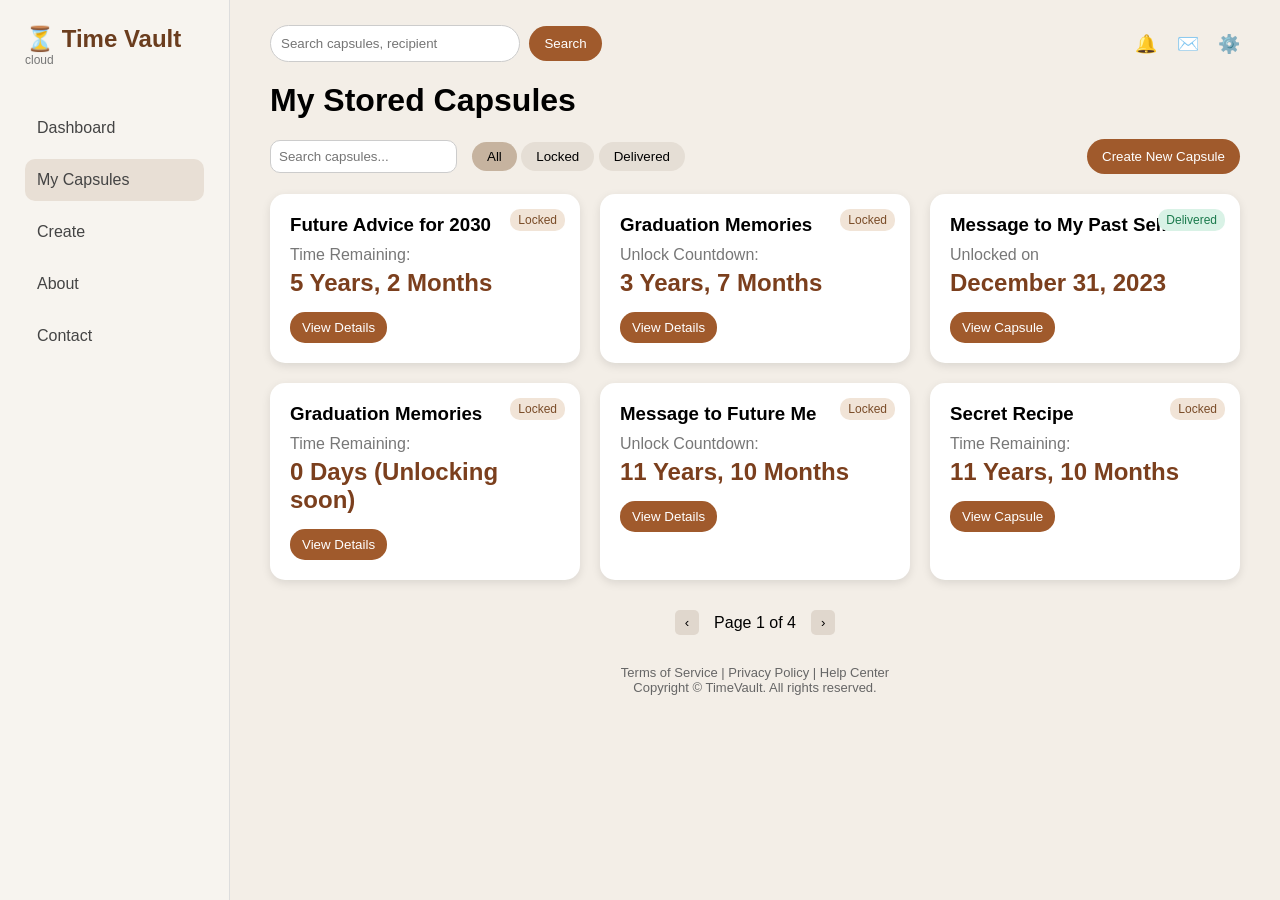
<file: index.html>
<!DOCTYPE html>
<html lang="en">
<head>
<meta charset="UTF-8">
<meta name="viewport" content="width=device-width, initial-scale=1.0">
<title>Time Vault</title>
<link rel="stylesheet" href="style.css">
</head>

<body>

<div class="container">

<!-- Sidebar -->
<div class="sidebar">

<div class="logo">
<h2>⏳ Time Vault</h2>
<p>cloud</p>
</div>

<ul class="menu">
<li>Dashboard</li>
<li class="active">My Capsules</li>
<li>Create</li>
<li>About</li>
<li>Contact</li>
</ul>

</div>


<!-- Main Content -->
<div class="main">

<!-- Topbar -->
<div class="topbar">
<div class="search-box">
<input type="text" placeholder="Search capsules, recipient">
<button>Search</button>
</div>

<div class="icons">
<span>🔔</span>
<span>✉️</span>
<span>⚙️</span>
</div>
</div>


<h1 class="title">My Stored Capsules</h1>


<!-- Filters -->
<div class="filters">

<input type="text" placeholder="Search capsules...">

<div class="filter-buttons">
<button class="active">All</button>
<button>Locked</button>
<button>Delivered</button>
</div>

<button class="create-btn">Create New Capsule</button>

</div>


<!-- Cards -->
<div class="cards">

<div class="card">
<span class="tag locked">Locked</span>
<h3>Future Advice for 2030</h3>
<p>Time Remaining:</p>
<h2>5 Years, 2 Months</h2>
<button>View Details</button>
</div>


<div class="card">
<span class="tag locked">Locked</span>
<h3>Graduation Memories</h3>
<p>Unlock Countdown:</p>
<h2>3 Years, 7 Months</h2>
<button>View Details</button>
</div>


<div class="card">
<span class="tag delivered">Delivered</span>
<h3>Message to My Past Self</h3>
<p>Unlocked on</p>
<h2>December 31, 2023</h2>
<button>View Capsule</button>
</div>


<div class="card">
<span class="tag locked">Locked</span>
<h3>Graduation Memories</h3>
<p>Time Remaining:</p>
<h2>0 Days (Unlocking soon)</h2>
<button>View Details</button>
</div>


<div class="card">
<span class="tag locked">Locked</span>
<h3>Message to Future Me</h3>
<p>Unlock Countdown:</p>
<h2>11 Years, 10 Months</h2>
<button>View Details</button>
</div>


<div class="card">
<span class="tag locked">Locked</span>
<h3>Secret Recipe</h3>
<p>Time Remaining:</p>
<h2>11 Years, 10 Months</h2>
<button>View Capsule</button>
</div>

</div>


<!-- Pagination -->
<div class="pagination">
<button>‹</button>
<span>Page 1 of 4</span>
<button>›</button>
</div>


<footer>
<p>Terms of Service | Privacy Policy | Help Center</p>
<p>Copyright © TimeVault. All rights reserved.</p>
</footer>

</div>
</div>

</body>
</html>
</file>
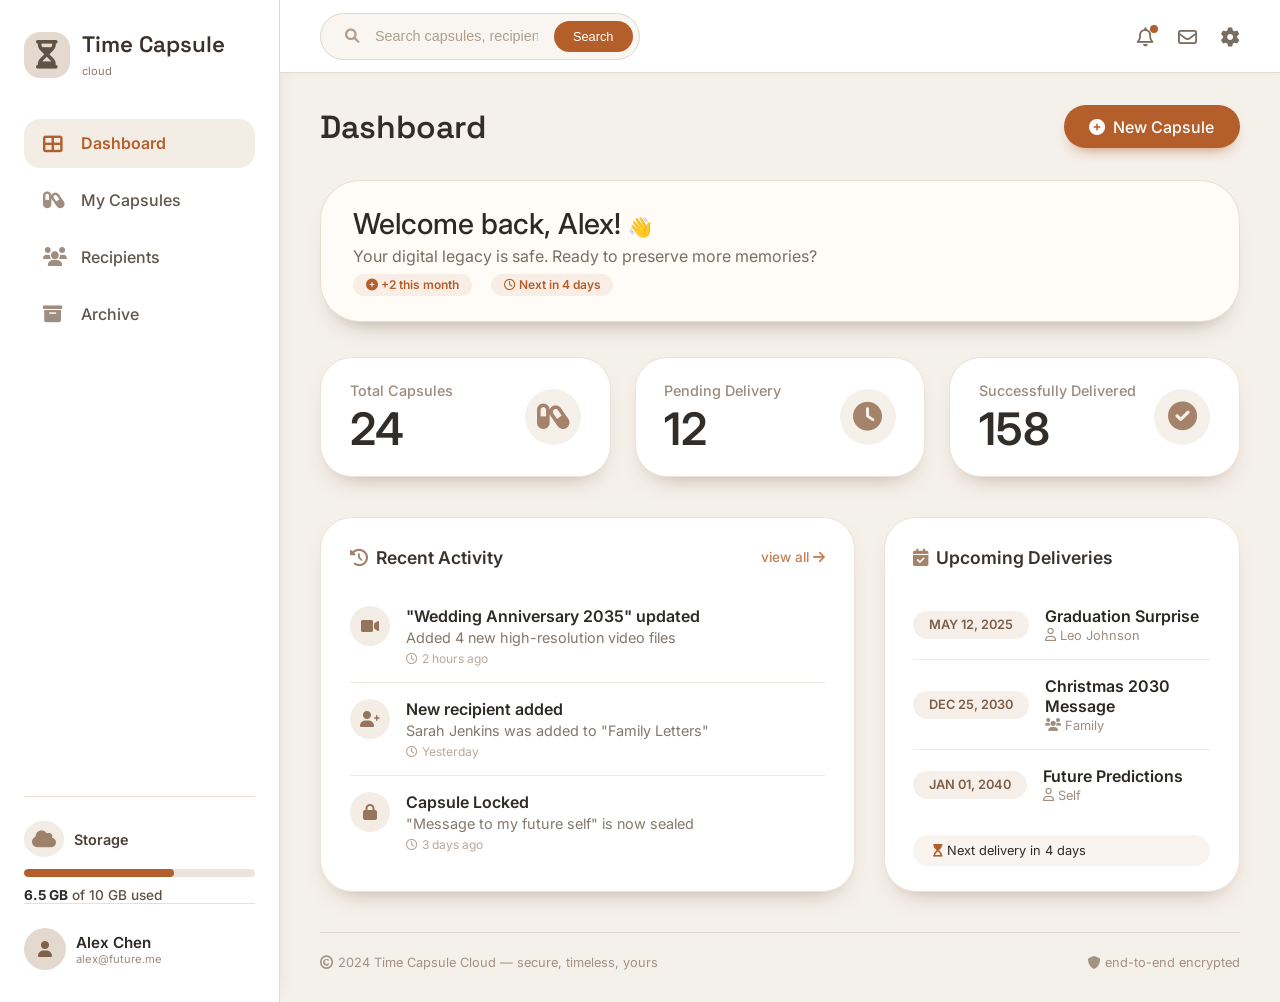
<file: dashboard.html>
<!DOCTYPE html>
<html lang="en">
<head>
    <meta charset="UTF-8">
    <meta name="viewport" content="width=device-width, initial-scale=1.0">
    <title>Time Capsule Cloud · complete UI</title>
    <!-- fonts: Inter & Space Grotesk -->
    <link rel="preconnect" href="https://fonts.googleapis.com">
    <link rel="preconnect" href="https://fonts.gstatic.com" crossorigin>
    <link href="https://fonts.googleapis.com/css2?family=Inter:opsz,wght@14..32,300;14..32,400;14..32,500;14..32,600;14..32,700&family=Space+Grotesk:wght@400;500;600&display=swap" rel="stylesheet">
    <!-- Font Awesome 6 -->
    <link rel="stylesheet" href="https://cdnjs.cloudflare.com/ajax/libs/font-awesome/6.0.0-beta3/css/all.min.css">
    <style>
        * {
            margin: 0;
            padding: 0;
            box-sizing: border-box;
        }

        body {
            background: #f4f0ea;
            font-family: 'Inter', sans-serif;
            display: flex;
            min-height: 100vh;
            color: #2c2a27;
        }

        /* ===== SIDEBAR (with storage) ===== */
        .sidebar {
            width: 280px;
            background: #ffffff;
            border-right: 1px solid #e2d9d0;
            padding: 2rem 1.5rem;
            display: flex;
            flex-direction: column;
            box-shadow: 4px 0 20px -12px rgba(90, 70, 55, 0.2);
        }

        .sidebar-logo {
            display: flex;
            align-items: center;
            gap: 12px;
            margin-bottom: 2.5rem;
        }

        .sidebar-logo-icon {
            background: #e3d9cf;
            border-radius: 16px;
            width: 46px;
            height: 46px;
            display: flex;
            align-items: center;
            justify-content: center;
            font-size: 1.8rem;
            color: #5f5246;
        }

        .sidebar-logo-text h2 {
            font-family: 'Space Grotesk', sans-serif;
            font-weight: 600;
            font-size: 1.4rem;
            color: #3a322c;
            line-height: 1.2;
        }

        .sidebar-logo-text span {
            font-size: 0.7rem;
            color: #887b70;
        }

        /* navigation menu */
        .nav-menu-vertical {
            display: flex;
            flex-direction: column;
            gap: 0.5rem;
            flex: 1;
        }

        .nav-item-vertical {
            display: flex;
            align-items: center;
            gap: 14px;
            padding: 0.9rem 1.2rem;
            border-radius: 16px;
            font-weight: 500;
            color: #5f554b;
            transition: all 0.1s;
            cursor: default;
        }

        .nav-item-vertical i {
            width: 24px;
            color: #9f8e80;
            font-size: 1.2rem;
        }

        .nav-item-vertical.active {
            background: #f4ede6;
            color: #b45f2b;
            font-weight: 600;
        }

        .nav-item-vertical.active i {
            color: #b45f2b;
        }

        .nav-item-vertical:not(.active):hover {
            background: #faf5f0;
        }

        /* storage section inside sidebar */
        .sidebar-storage {
            margin-top: 1.5rem;
            padding-top: 1.5rem;
            border-top: 1px solid #e8dfd5;
        }

        .storage-label {
            display: flex;
            align-items: center;
            gap: 10px;
            margin-bottom: 0.8rem;
        }

        .storage-label i {
            font-size: 1.2rem;
            color: #9c816b;
            background: #f3ece5;
            padding: 0.5rem;
            border-radius: 50%;
        }

        .storage-label span {
            font-weight: 600;
            font-size: 0.9rem;
            color: #4b4038;
        }

        .storage-bar-mini {
            margin-bottom: 0.6rem;
        }

        .bar-bg-mini {
            background: #ede5dd;
            height: 8px;
            border-radius: 20px;
            width: 100%;
            overflow: hidden;
        }

        .bar-fill-mini {
            background: #b45f2b;
            width: 65%;
            height: 100%;
            border-radius: 20px;
        }

        .storage-text-mini {
            font-weight: 500;
            font-size: 0.85rem;
            color: #5f4f41;
        }

        .storage-text-mini strong {
            color: #2c2a27;
        }

        .sidebar-footer {
            margin-top: auto;
            border-top: 1px solid #e8dfd5;
            padding-top: 1.5rem;
        }

        .user-info {
            display: flex;
            align-items: center;
            gap: 10px;
        }

        .user-avatar {
            background: #e3d9cf;
            width: 42px;
            height: 42px;
            border-radius: 40px;
            display: flex;
            align-items: center;
            justify-content: center;
            color: #7d624b;
        }

        .user-details .name {
            font-weight: 600;
            color: #2e2a26;
            font-size: 0.95rem;
        }

        .user-details .email {
            font-size: 0.7rem;
            color: #9b8b7d;
        }

        /* ===== MAIN CONTENT ===== */
        .main-content {
            flex: 1;
            display: flex;
            flex-direction: column;
        }

        /* TOP BAR (search, icons) - exactly as reference */
        .top-bar {
            background: #ffffff;
            padding: 0.8rem 2.5rem;
            display: flex;
            align-items: center;
            justify-content: space-between;
            border-bottom: 1px solid #e2d9d0;
            box-shadow: 0 2px 10px rgba(0,0,0,0.02);
        }

        .search-container {
            display: flex;
            align-items: center;
            background: #f9f5f0;
            border-radius: 60px;
            padding: 0.4rem 0.4rem 0.4rem 1.5rem;
            border: 1px solid #e0d6cc;
            width: 320px;
        }

        .search-container i {
            color: #b09f8f;
            font-size: 0.9rem;
        }

        .search-container input {
            border: none;
            background: transparent;
            padding: 0.5rem 1rem;
            width: 100%;
            outline: none;
            font-size: 0.9rem;
            color: #2c2a27;
        }

        .search-container input::placeholder {
            color: #b09f8f;
        }

        .search-container button {
            background: #b45f2b;
            border: none;
            border-radius: 60px;
            padding: 0.5rem 1.2rem;
            color: white;
            font-weight: 500;
            font-size: 0.8rem;
            cursor: default;
        }

        .top-icons {
            display: flex;
            align-items: center;
            gap: 1.5rem;
        }

        .top-icons i {
            font-size: 1.2rem;
            color: #7a6e63;
            cursor: default;
        }

        .notification-badge {
            position: relative;
        }

        .notification-badge::after {
            content: '';
            position: absolute;
            top: -2px;
            right: -4px;
            width: 8px;
            height: 8px;
            background: #b45f2b;
            border-radius: 50%;
        }

        /* dashboard inner content */
        .dashboard-content {
            padding: 2rem 2.5rem;
            overflow-y: auto;
        }

        .page-header {
            display: flex;
            align-items: center;
            justify-content: space-between;
            margin-bottom: 2rem;
        }

        .page-header h1 {
            font-family: 'Space Grotesk', sans-serif;
            font-weight: 600;
            font-size: 2rem;
            color: #322d28;
        }

        .create-btn {
            background: #b45f2b;
            color: white;
            border: none;
            padding: 0.7rem 1.6rem;
            border-radius: 40px;
            font-weight: 500;
            display: flex;
            align-items: center;
            gap: 8px;
            box-shadow: 0 8px 16px -10px #b45f2b;
            cursor: default;
        }

        /* welcome row */
        .welcome-row {
            display: flex;
            flex-wrap: wrap;
            justify-content: space-between;
            align-items: center;
            background: #fffbf7;
            border-radius: 40px;
            padding: 1.6rem 2rem;
            margin-bottom: 2.2rem;
            border: 1px solid #e8dfd5;
            box-shadow: 0 15px 25px -18px #9f8878;
        }

        .welcome-message h2 {
            font-size: 1.8rem;
            font-weight: 500;
            color: #2c2a27;
            margin-bottom: 0.3rem;
        }

        .welcome-message p {
            color: #7a6e63;
            font-size: 1rem;
        }

        .stats-mini {
            display: flex;
            gap: 2.5rem;
            background: #f4eee8;
            padding: 0.8rem 2rem;
            border-radius: 60px;
        }

        .stat-mini-item {
            text-align: center;
        }

        .stat-mini-item .label {
            font-size: 0.75rem;
            text-transform: uppercase;
            color: #957f6e;
            letter-spacing: 0.5px;
        }

        .stat-mini-item .value {
            font-weight: 700;
            font-size: 1.4rem;
            color: #3a322c;
            line-height: 1.2;
        }

        .badge-orange {
            background: #b45f2b15;
            color: #b45f2b;
            border-radius: 60px;
            padding: 0.2rem 0.8rem;
            font-size: 0.75rem;
            font-weight: 600;
        }

        /* stats cards */
        .stats-cards {
            display: grid;
            grid-template-columns: repeat(3, 1fr);
            gap: 1.5rem;
            margin-bottom: 2.5rem;
        }

        .stat-card {
            background: #ffffff;
            border-radius: 32px;
            padding: 1.5rem 1.8rem;
            border: 1px solid #ece3db;
            box-shadow: 0 12px 24px -16px #ab907e;
            display: flex;
            align-items: center;
            justify-content: space-between;
            transition: all 0.15s;
        }

        .stat-card:hover {
            transform: translateY(-2px);
            box-shadow: 0 20px 28px -18px #9a7f6b;
        }

        .stat-card-left h3 {
            font-size: 0.9rem;
            font-weight: 500;
            color: #9a8b7f;
            margin-bottom: 0.5rem;
        }

        .stat-card-left .big-number {
            font-size: 2.8rem;
            font-weight: 600;
            color: #322d28;
            line-height: 1;
        }

        .stat-card-icon {
            background: #f6f0ea;
            width: 56px;
            height: 56px;
            border-radius: 50%;
            display: flex;
            align-items: center;
            justify-content: center;
            font-size: 1.8rem;
            color: #a5836a;
        }

        /* activity-upcoming grid */
        .activity-upcoming {
            display: grid;
            grid-template-columns: 1.5fr 1fr;
            gap: 1.8rem;
            margin-bottom: 2.5rem;
        }

        .recent-card {
            background: #ffffff;
            border-radius: 32px;
            padding: 1.8rem 1.8rem 1.4rem;
            border: 1px solid #ece3db;
            box-shadow: 0 12px 24px -16px #ab907e;
        }

        .section-header {
            display: flex;
            justify-content: space-between;
            align-items: center;
            margin-bottom: 1.4rem;
        }

        .section-header h3 {
            font-size: 1.1rem;
            font-weight: 600;
            color: #3b342e;
            display: flex;
            align-items: center;
            gap: 8px;
        }

        .section-header h3 i {
            color: #a5836a;
        }

        .activity-list {
            list-style: none;
        }

        .activity-item {
            display: flex;
            align-items: flex-start;
            gap: 1rem;
            padding: 1rem 0;
            border-bottom: 1px solid #f1e9e2;
        }

        .activity-item:last-child {
            border-bottom: none;
        }

        .activity-icon {
            background: #f4ede6;
            border-radius: 40px;
            width: 40px;
            height: 40px;
            display: flex;
            align-items: center;
            justify-content: center;
            color: #95745b;
        }

        .activity-detail {
            flex: 1;
        }

        .activity-title {
            font-weight: 600;
            color: #2e2a26;
            margin-bottom: 0.2rem;
        }

        .activity-desc {
            font-size: 0.9rem;
            color: #83786e;
        }

        .activity-time {
            font-size: 0.75rem;
            color: #b7a89b;
            margin-top: 0.3rem;
            display: flex;
            align-items: center;
            gap: 4px;
        }

        .upcoming-card {
            background: #ffffff;
            border-radius: 32px;
            padding: 1.8rem 1.8rem 1.4rem;
            border: 1px solid #ece3db;
            box-shadow: 0 12px 24px -16px #ab907e;
        }

        .upcoming-list {
            margin-top: 0.8rem;
        }

        .upcoming-item {
            display: flex;
            gap: 1rem;
            padding: 1rem 0;
            border-bottom: 1px solid #f1e9e2;
            align-items: center;
        }

        .upcoming-item:last-child {
            border-bottom: none;
        }

        .upcoming-date {
            background: #f7f0ea;
            border-radius: 30px;
            padding: 0.4rem 1rem;
            font-weight: 600;
            font-size: 0.8rem;
            color: #7d5f48;
            min-width: 90px;
            text-align: center;
        }

        .upcoming-info {
            flex: 1;
        }

        .upcoming-title {
            font-weight: 600;
            color: #2c2722;
        }

        .upcoming-recipient {
            font-size: 0.8rem;
            color: #9f8e80;
            display: flex;
            align-items: center;
            gap: 4px;
            margin-top: 2px;
        }

        .footer-note {
            display: flex;
            justify-content: space-between;
            color: #a49284;
            font-size: 0.8rem;
            border-top: 1px solid #e3d9d0;
            padding-top: 1.4rem;
            margin-top: 0.5rem;
        }

        .view-all-link {
            color: #b45f2b;
            font-size: 0.85rem;
            font-weight: 500;
            opacity: 0.8;
            cursor: default;
        }
    </style>
</head>
<body>
    <!-- ===== SIDEBAR ===== -->
    <div class="sidebar">
        <div class="sidebar-logo">
            <div class="sidebar-logo-icon"><i class="fas fa-hourglass-half"></i></div>
            <div class="sidebar-logo-text">
                <h2>Time Capsule</h2>
                <span>cloud</span>
            </div>
        </div>

        <div class="nav-menu-vertical">
            <div class="nav-item-vertical active">
                <i class="fas fa-th-large"></i> Dashboard
            </div>
            <div class="nav-item-vertical">
                <i class="fas fa-capsules"></i> My Capsules
            </div>
            <div class="nav-item-vertical">
                <i class="fas fa-users"></i> Recipients
            </div>
            <div class="nav-item-vertical">
                <i class="fas fa-box-archive"></i> Archive
            </div>
        </div>

        <!-- STORAGE inside sidebar -->
        <div class="sidebar-storage">
            <div class="storage-label">
                <i class="fas fa-cloud"></i>
                <span>Storage</span>
            </div>
            <div class="storage-bar-mini">
                <div class="bar-bg-mini">
                    <div class="bar-fill-mini" style="width:65%;"></div>
                </div>
            </div>
            <div class="storage-text-mini">
                <strong>6.5 GB</strong> of 10 GB used
            </div>
        </div>

        <div class="sidebar-footer">
            <div class="user-info">
                <div class="user-avatar"><i class="fas fa-user"></i></div>
                <div class="user-details">
                    <div class="name">Alex Chen</div>
                    <div class="email">alex@future.me</div>
                </div>
            </div>
        </div>
    </div>

    <!-- ===== MAIN + TOP BAR ===== -->
    <div class="main-content">
        <!-- TOP BAR with search and icons (exactly as reference) -->
        <div class="top-bar">
            <div class="search-container">
                <i class="fas fa-search"></i>
                <input type="text" placeholder="Search capsules, recipients...">
                <button>Search</button>
            </div>
            <div class="top-icons">
                <i class="far fa-bell notification-badge"></i>
                <i class="far fa-envelope"></i>
                <i class="fas fa-cog"></i>
            </div>
        </div>

        <!-- dashboard content (storage removed from here) -->
        <div class="dashboard-content">
            <div class="page-header">
                <h1>Dashboard</h1>
                <div class="create-btn"><i class="fas fa-plus-circle"></i> New Capsule</div>
            </div>

            <!-- welcome row -->
            <div class="welcome-row">
                <div class="welcome-message">
                    <h2>Welcome back, Alex! <span style="font-size:1.2rem;">👋</span></h2>
                    <p>Your digital legacy is safe. Ready to preserve more memories?</p>
                    <div style="display: flex; gap: 1.2rem; margin-top: 0.5rem;">
                        <span class="badge-orange"><i class="fas fa-plus-circle"></i> +2 this month</span>
                        <span class="badge-orange"><i class="far fa-clock"></i> Next in 4 days</span>
                    </div>
                </div>
                <!-- <div class="stats-mini">
                    <div class="stat-mini-item">
                        <div class="label">total capsules</div>
                        <div class="value">24</div>
                    </div>
                    <div class="stat-mini-item">
                        <div class="label">pending</div>
                        <div class="value">12</div>
                    </div>
                    <div class="stat-mini-item">
                        <div class="label">delivered</div>
                        <div class="value">158</div>
                    </div>
                </div!-->
            </div>

            <!-- three stat cards -->
            <div class="stats-cards">
                <div class="stat-card">
                    <div class="stat-card-left">
                        <h3>Total Capsules</h3>
                        <div class="big-number">24</div>
                    </div>
                    <div class="stat-card-icon"><i class="fas fa-capsules"></i></div>
                </div>
                <div class="stat-card">
                    <div class="stat-card-left">
                        <h3>Pending Delivery</h3>
                        <div class="big-number">12</div>
                    </div>
                    <div class="stat-card-icon"><i class="fas fa-clock"></i></div>
                </div>
                <div class="stat-card">
                    <div class="stat-card-left">
                        <h3>Successfully Delivered</h3>
                        <div class="big-number">158</div>
                    </div>
                    <div class="stat-card-icon"><i class="fas fa-check-circle"></i></div>
                </div>
            </div>

            <!-- recent activity + upcoming deliveries -->
            <div class="activity-upcoming">
                <div class="recent-card">
                    <div class="section-header">
                        <h3><i class="fas fa-clock-rotate-left"></i> Recent Activity</h3>
                        <span class="view-all-link">view all <i class="fas fa-arrow-right"></i></span>
                    </div>
                    <ul class="activity-list">
                        <li class="activity-item">
                            <div class="activity-icon"><i class="fas fa-video"></i></div>
                            <div class="activity-detail">
                                <div class="activity-title">"Wedding Anniversary 2035" updated</div>
                                <div class="activity-desc">Added 4 new high-resolution video files</div>
                                <div class="activity-time"><i class="far fa-clock"></i> 2 hours ago</div>
                            </div>
                        </li>
                        <li class="activity-item">
                            <div class="activity-icon"><i class="fas fa-user-plus"></i></div>
                            <div class="activity-detail">
                                <div class="activity-title">New recipient added</div>
                                <div class="activity-desc">Sarah Jenkins was added to "Family Letters"</div>
                                <div class="activity-time"><i class="far fa-clock"></i> Yesterday</div>
                            </div>
                        </li>
                        <li class="activity-item">
                            <div class="activity-icon"><i class="fas fa-lock"></i></div>
                            <div class="activity-detail">
                                <div class="activity-title">Capsule Locked</div>
                                <div class="activity-desc">"Message to my future self" is now sealed</div>
                                <div class="activity-time"><i class="far fa-clock"></i> 3 days ago</div>
                            </div>
                        </li>
                    </ul>
                </div>

                <div class="upcoming-card">
                    <div class="section-header">
                        <h3><i class="fas fa-calendar-check"></i> Upcoming Deliveries</h3>
                    </div>
                    <div class="upcoming-list">
                        <div class="upcoming-item">
                            <div class="upcoming-date">MAY 12, 2025</div>
                            <div class="upcoming-info">
                                <div class="upcoming-title">Graduation Surprise</div>
                                <div class="upcoming-recipient"><i class="far fa-user"></i> Leo Johnson</div>
                            </div>
                        </div>
                        <div class="upcoming-item">
                            <div class="upcoming-date">DEC 25, 2030</div>
                            <div class="upcoming-info">
                                <div class="upcoming-title">Christmas 2030 Message</div>
                                <div class="upcoming-recipient"><i class="fas fa-users"></i> Family</div>
                            </div>
                        </div>
                        <div class="upcoming-item">
                            <div class="upcoming-date">JAN 01, 2040</div>
                            <div class="upcoming-info">
                                <div class="upcoming-title">Future Predictions</div>
                                <div class="upcoming-recipient"><i class="far fa-user"></i> Self</div>
                            </div>
                        </div>
                    </div>
                    <div style="margin-top:1rem; background:#f9f4ef; border-radius:60px; padding:0.5rem 1.2rem; font-size:0.8rem;">
                        <i class="fas fa-hourglass-start" style="color:#b45f2b;"></i>  Next delivery in 4 days
                    </div>
                </div>
            </div>

            <!-- footer -->
            <div class="footer-note">
                <span><i class="far fa-copyright"></i> 2024 Time Capsule Cloud — secure, timeless, yours</span>
                <span><i class="fas fa-shield-alt"></i> end-to-end encrypted</span>
            </div>
        </div>
    </div>
</body>
</html>
</file>
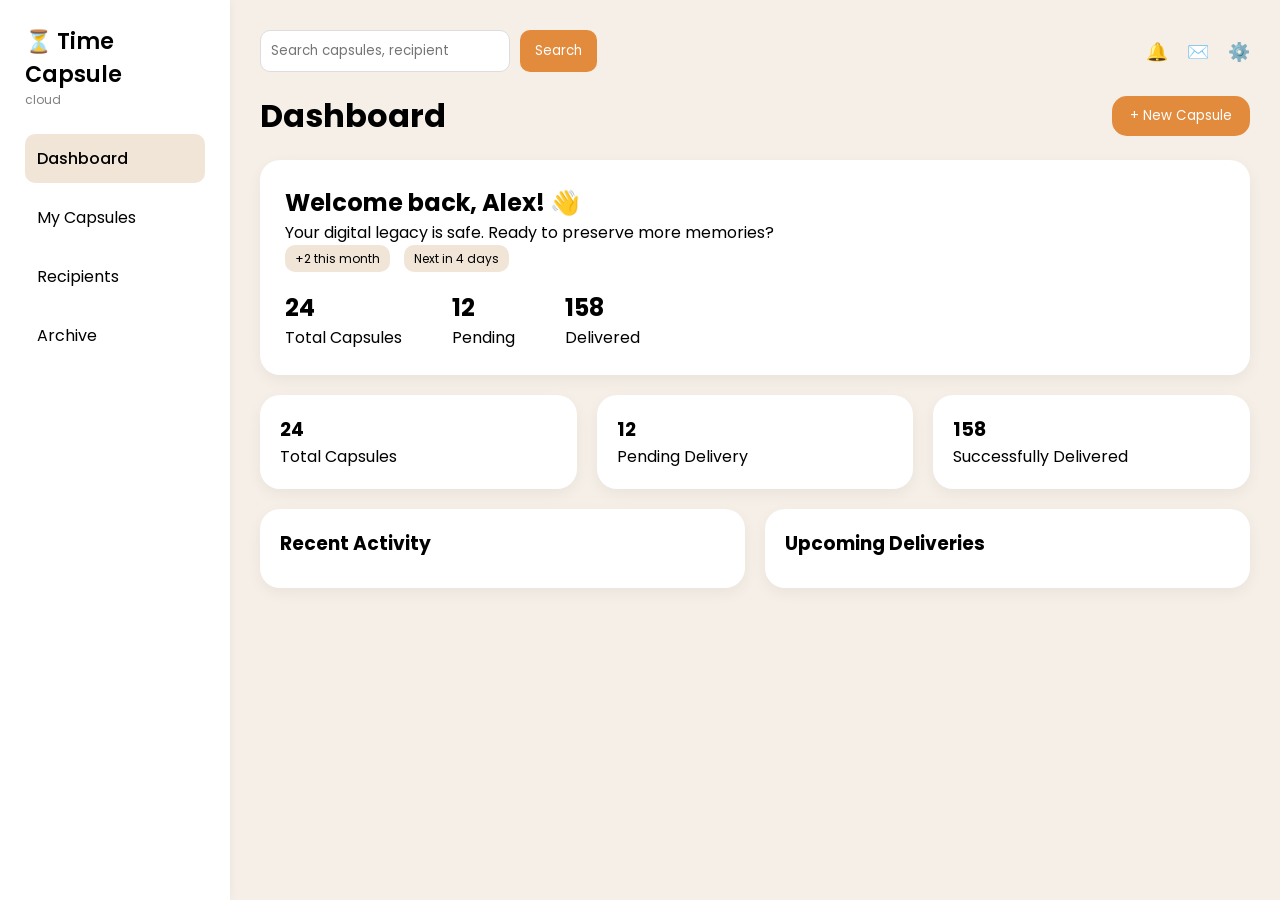
<file: project1.html>
<!DOCTYPE html>
<html lang="en">
<head>
<meta charset="UTF-8">
<meta name="viewport" content="width=device-width, initial-scale=1.0">
<title>Time Capsule Dashboard</title>

<link href="https://fonts.googleapis.com/css2?family=Poppins:wght@300;400;500;600&display=swap" rel="stylesheet">

<style>

*{
margin:0;
padding:0;
box-sizing:border-box;
font-family:Poppins;
}

body{
background:#f5efe7;
}

.container{
display:flex;
height:100vh;
}

/* Sidebar */

.sidebar{
width:230px;
background:white;
padding:25px;
box-shadow:0 0 10px rgba(0,0,0,0.05);
}

.logo{
font-size:22px;
font-weight:600;
}

.cloud{
font-size:12px;
color:gray;
margin-bottom:25px;
}

.menu{
list-style:none;
}

.menu li{
padding:12px;
margin-bottom:10px;
border-radius:10px;
cursor:pointer;
}

.menu li.active{
background:#f1e5d8;
font-weight:500;
}

/* Main */

.main{
flex:1;
padding:30px;
}

/* Topbar */

.topbar{
display:flex;
justify-content:space-between;
align-items:center;
margin-bottom:20px;
}

.search{
display:flex;
gap:10px;
}

.search input{
padding:10px;
border-radius:10px;
border:1px solid #ddd;
width:250px;
}

.search button{
padding:10px 15px;
border:none;
background:#e38b3c;
color:white;
border-radius:10px;
cursor:pointer;
}

.icons span{
margin-left:15px;
font-size:18px;
cursor:pointer;
}

/* Header */

.header{
display:flex;
justify-content:space-between;
align-items:center;
margin-bottom:20px;
}

.new-btn{
background:#e38b3c;
color:white;
border:none;
padding:10px 18px;
border-radius:15px;
cursor:pointer;
}

/* Welcome Card */

.welcome{
background:white;
padding:25px;
border-radius:20px;
box-shadow:0 5px 15px rgba(0,0,0,0.05);
margin-bottom:20px;
}

.badges span{
background:#f1e5d8;
padding:5px 10px;
border-radius:10px;
font-size:12px;
margin-right:10px;
}

.stats{
display:flex;
gap:50px;
margin-top:20px;
}

.stats div h3{
font-size:24px;
}

/* Cards */

.cards{
display:flex;
gap:20px;
margin-bottom:20px;
}

.card{
flex:1;
background:white;
padding:20px;
border-radius:20px;
box-shadow:0 5px 15px rgba(0,0,0,0.05);
}

/* Bottom */

.bottom{
display:flex;
gap:20px;
}

.box{
flex:1;
background:white;
padding:20px;
border-radius:20px;
box-shadow:0 5px 15px rgba(0,0,0,0.05);
}

.box ul{
margin-top:10px;
}

.box li{
margin-bottom:8px;
font-size:14px;
}

/* Modal */

.modal{
position:fixed;
top:0;
left:0;
width:100%;
height:100%;
background:rgba(0,0,0,0.5);
display:none;
justify-content:center;
align-items:center;
}

.modal-content{
background:white;
padding:25px;
border-radius:20px;
width:300px;
display:flex;
flex-direction:column;
gap:10px;
}

.modal-content input,
.modal-content textarea{
padding:10px;
border-radius:8px;
border:1px solid #ddd;
}

.modal-content button{
padding:10px;
border:none;
background:#e38b3c;
color:white;
border-radius:10px;
cursor:pointer;
}

</style>
</head>

<body>

<div class="container">

<!-- Sidebar -->

<div class="sidebar">

<div class="logo">⏳ Time Capsule</div>
<div class="cloud">cloud</div>

<ul class="menu">
<li class="active">Dashboard</li>
<li>My Capsules</li>
<li>Recipients</li>
<li>Archive</li>
</ul>

</div>

<!-- Main -->

<div class="main">

<div class="topbar">

<div class="search">
<input type="text" placeholder="Search capsules, recipient">
<button>Search</button>
</div>

<div class="icons">
<span>🔔</span>
<span>✉️</span>
<span>⚙️</span>
</div>

</div>

<div class="header">
<h1>Dashboard</h1>
<button class="new-btn" onclick="openForm()">+ New Capsule</button>
</div>

<div class="welcome">

<h2>Welcome back, Alex! 👋</h2>
<p>Your digital legacy is safe. Ready to preserve more memories?</p>

<div class="badges">
<span>+2 this month</span>
<span>Next in 4 days</span>
</div>

<div class="stats">

<div>
<h3>24</h3>
<p>Total Capsules</p>
</div>

<div>
<h3>12</h3>
<p>Pending</p>
</div>

<div>
<h3>158</h3>
<p>Delivered</p>
</div>

</div>

</div>

<div class="cards">

<div class="card">
<h3>24</h3>
<p>Total Capsules</p>
</div>

<div class="card">
<h3>12</h3>
<p>Pending Delivery</p>
</div>

<div class="card">
<h3>158</h3>
<p>Successfully Delivered</p>
</div>

</div>

<div class="bottom">

<div class="box">
<h3>Recent Activity</h3>
<ul id="activity"></ul>
</div>

<div class="box">
<h3>Upcoming Deliveries</h3>
<ul id="deliveries"></ul>
</div>

</div>

</div>

</div>

<!-- Capsule Form -->

<div class="modal" id="modal">

<div class="modal-content">

<h3>Create Capsule</h3>

<input type="text" id="title" placeholder="Capsule Title">

<textarea id="message" placeholder="Write message"></textarea>

<input type="date" id="date">

<button onclick="saveCapsule()">Save Capsule</button>

<button onclick="closeForm()">Close</button>

</div>

</div>

<script>

function openForm(){
document.getElementById("modal").style.display="flex"
}

function closeForm(){
document.getElementById("modal").style.display="none"
}

function saveCapsule(){

let title=document.getElementById("title").value
let date=document.getElementById("date").value

let capsules=JSON.parse(localStorage.getItem("capsules"))||[]

capsules.push({title,date})

localStorage.setItem("capsules",JSON.stringify(capsules))

showCapsules()

closeForm()

}

function showCapsules(){

let capsules=JSON.parse(localStorage.getItem("capsules"))||[]

let activity=document.getElementById("activity")
let deliveries=document.getElementById("deliveries")

activity.innerHTML=""
deliveries.innerHTML=""

capsules.forEach(c=>{

let li=document.createElement("li")
li.textContent=c.title+" created"
activity.appendChild(li)

let li2=document.createElement("li")
li2.textContent=c.title+" opens on "+c.date
deliveries.appendChild(li2)

})

}

showCapsules()

</script>

</body>
</html>
</file>
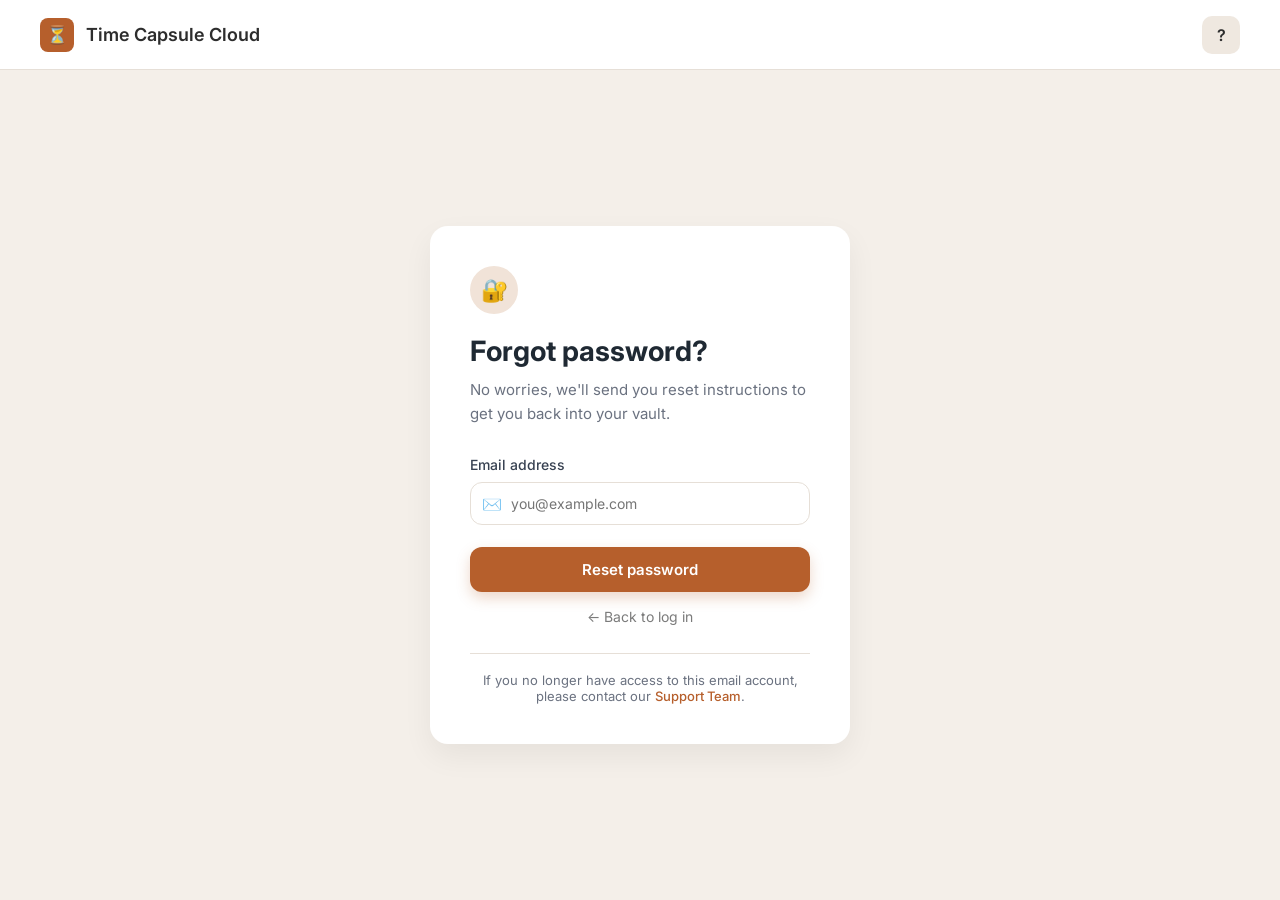
<file: project1pass.html>
<!DOCTYPE html>
<html lang="en">
<head>
<meta charset="UTF-8">
<meta name="viewport" content="width=device-width, initial-scale=1.0">
<title>Forgot Password - Time Capsule Cloud</title>

<link href="https://fonts.googleapis.com/css2?family=Inter:wght@300;400;500;600;700&display=swap" rel="stylesheet">

<style>

*{
margin:0;
padding:0;
box-sizing:border-box;
font-family:'Inter',sans-serif;
}

body{
background:#f4efe9;
min-height:100vh;
display:flex;
flex-direction:column;
}

/* NAVBAR */

.navbar{
height:70px;
background:#ffffff;
display:flex;
align-items:center;
justify-content:space-between;
padding:0 40px;
border-bottom:1px solid #e6dfd7;
}

.logo{
display:flex;
align-items:center;
gap:12px;
font-weight:600;
font-size:18px;
color:#2d2d2d;
}

.logo-icon{
width:34px;
height:34px;
background:#b65f2c;
border-radius:8px;
display:flex;
align-items:center;
justify-content:center;
color:white;
font-size:18px;
}

.help{
width:38px;
height:38px;
border-radius:10px;
background:#efe8e0;
display:flex;
align-items:center;
justify-content:center;
font-weight:600;
color:#2d2d2d;
cursor:pointer;
}

/* CENTER AREA */

.main{
flex:1;
display:flex;
align-items:center;
justify-content:center;
padding:30px;
}

/* CARD */

.card{
width:420px;
background:white;
padding:40px;
border-radius:18px;
box-shadow:0 12px 30px rgba(0,0,0,0.06);
text-align:left;
}

/* ICON */

.icon-circle{
width:48px;
height:48px;
border-radius:50%;
background:#f1e3d8;
display:flex;
align-items:center;
justify-content:center;
font-size:22px;
color:#b65f2c;
margin-bottom:20px;
}

/* TEXT */

h1{
font-size:28px;
margin-bottom:10px;
color:#1f2933;
}

.subtitle{
color:#6b7280;
font-size:15px;
line-height:1.6;
margin-bottom:28px;
}

/* FORM */

label{
font-size:14px;
font-weight:500;
color:#374151;
}

.input-box{
position:relative;
margin-top:8px;
margin-bottom:22px;
}

.input-box input{
width:100%;
padding:12px 14px 12px 40px;
border-radius:12px;
border:1px solid #e6dfd7;
font-size:14px;
}

.input-icon{
position:absolute;
left:12px;
top:50%;
transform:translateY(-50%);
color:#9ca3af;
font-size:16px;
}

/* BUTTON */

.btn{
width:100%;
padding:13px;
background:#b65f2c;
border:none;
border-radius:12px;
color:white;
font-size:15px;
font-weight:600;
cursor:pointer;
box-shadow:0 6px 14px rgba(182,95,44,0.25);
transition:0.2s;
}

.btn:hover{
background:#9c4f22;
}

/* BACK LINK */

.back{
margin-top:16px;
display:flex;
justify-content:center;
font-size:14px;
color:#7b7b7b;
cursor:pointer;
gap:6px;
}

/* FOOTER TEXT */

.footer-text{
margin-top:28px;
padding-top:18px;
border-top:1px solid #e6dfd7;
font-size:13px;
text-align:center;
color:#6b7280;
}

.footer-text a{
color:#b65f2c;
text-decoration:none;
font-weight:500;
}

</style>
</head>

<body>

<div class="navbar">

<div class="logo">
<div class="logo-icon">⏳</div>
Time Capsule Cloud
</div>

<div class="help">?</div>

</div>

<div class="main">

<div class="card">

<div class="icon-circle">🔐</div>

<h1>Forgot password?</h1>

<p class="subtitle">
No worries, we'll send you reset instructions to get you back into your vault.
</p>

<label>Email address</label>

<div class="input-box">
<span class="input-icon">✉️</span>
<input type="email" placeholder="you@example.com">
</div>

<button class="btn">Reset password</button>

<div class="back">← Back to log in</div>

<div class="footer-text">
If you no longer have access to this email account, please contact our 
<a href="#">Support Team</a>.
</div>

</div>

</div>

<script>

document.querySelector(".btn").addEventListener("click",function(){
alert("Reset instructions sent to your email.");
})

</script>

</body>
</html>
</file>
<file: style.css>
*{
margin:0;
padding:0;
box-sizing:border-box;
font-family:Arial, Helvetica, sans-serif;
}

body{
background:#f3eee7;
}

.container{
display:flex;
}

/* Sidebar */

.sidebar{
width:230px;
background:#f7f4ef;
height:100vh;
padding:25px;
border-right:1px solid #ddd;
}

.logo h2{
color:#6b3d1e;
}

.logo p{
font-size:12px;
color:#777;
}

.menu{
margin-top:40px;
list-style:none;
}

.menu li{
padding:12px;
margin-bottom:10px;
border-radius:10px;
cursor:pointer;
color:#444;
}

.menu li.active,
.menu li:hover{
background:#e8dfd5;
}


/* Main */

.main{
flex:1;
padding:25px 40px;
}


/* Topbar */

.topbar{
display:flex;
justify-content:space-between;
align-items:center;
margin-bottom:20px;
}

.search-box input{
padding:10px;
border-radius:20px;
border:1px solid #ccc;
width:250px;
}

.search-box button{
padding:10px 15px;
border:none;
background:#a05a2c;
color:white;
border-radius:20px;
margin-left:5px;
cursor:pointer;
}

.icons span{
margin-left:15px;
font-size:18px;
cursor:pointer;
}


/* Title */

.title{
margin:20px 0;
}


/* Filters */

.filters{
display:flex;
align-items:center;
gap:15px;
margin-bottom:20px;
}

.filters input{
padding:8px;
border-radius:10px;
border:1px solid #ccc;
}

.filter-buttons button{
padding:7px 15px;
border-radius:15px;
border:none;
background:#e5ded5;
cursor:pointer;
}

.filter-buttons .active{
background:#c6b39f;
}

.create-btn{
margin-left:auto;
background:#a05a2c;
color:white;
padding:10px 15px;
border:none;
border-radius:20px;
cursor:pointer;
}


/* Cards */

.cards{
display:grid;
grid-template-columns:repeat(auto-fit,minmax(260px,1fr));
gap:20px;
}

.card{
background:white;
padding:20px;
border-radius:15px;
box-shadow:0 3px 10px rgba(0,0,0,0.1);
position:relative;
}

.card h3{
margin-bottom:10px;
}

.card p{
color:#777;
margin-bottom:5px;
}

.card h2{
color:#7b3f1d;
margin-bottom:15px;
}

.card button{
background:#a05a2c;
color:white;
border:none;
padding:8px 12px;
border-radius:15px;
cursor:pointer;
}


/* Tag */

.tag{
position:absolute;
top:15px;
right:15px;
font-size:12px;
padding:4px 8px;
border-radius:10px;
}

.locked{
background:#f1e4d7;
color:#7a4c28;
}

.delivered{
background:#d9f2e6;
color:#1b7a4d;
}


/* Pagination */

.pagination{
margin-top:30px;
display:flex;
justify-content:center;
align-items:center;
gap:15px;
}

.pagination button{
padding:5px 10px;
border:none;
background:#e0d7cd;
border-radius:5px;
cursor:pointer;
}


/* Footer */

footer{
text-align:center;
margin-top:30px;
color:#666;
font-size:13px;
}
</file>
